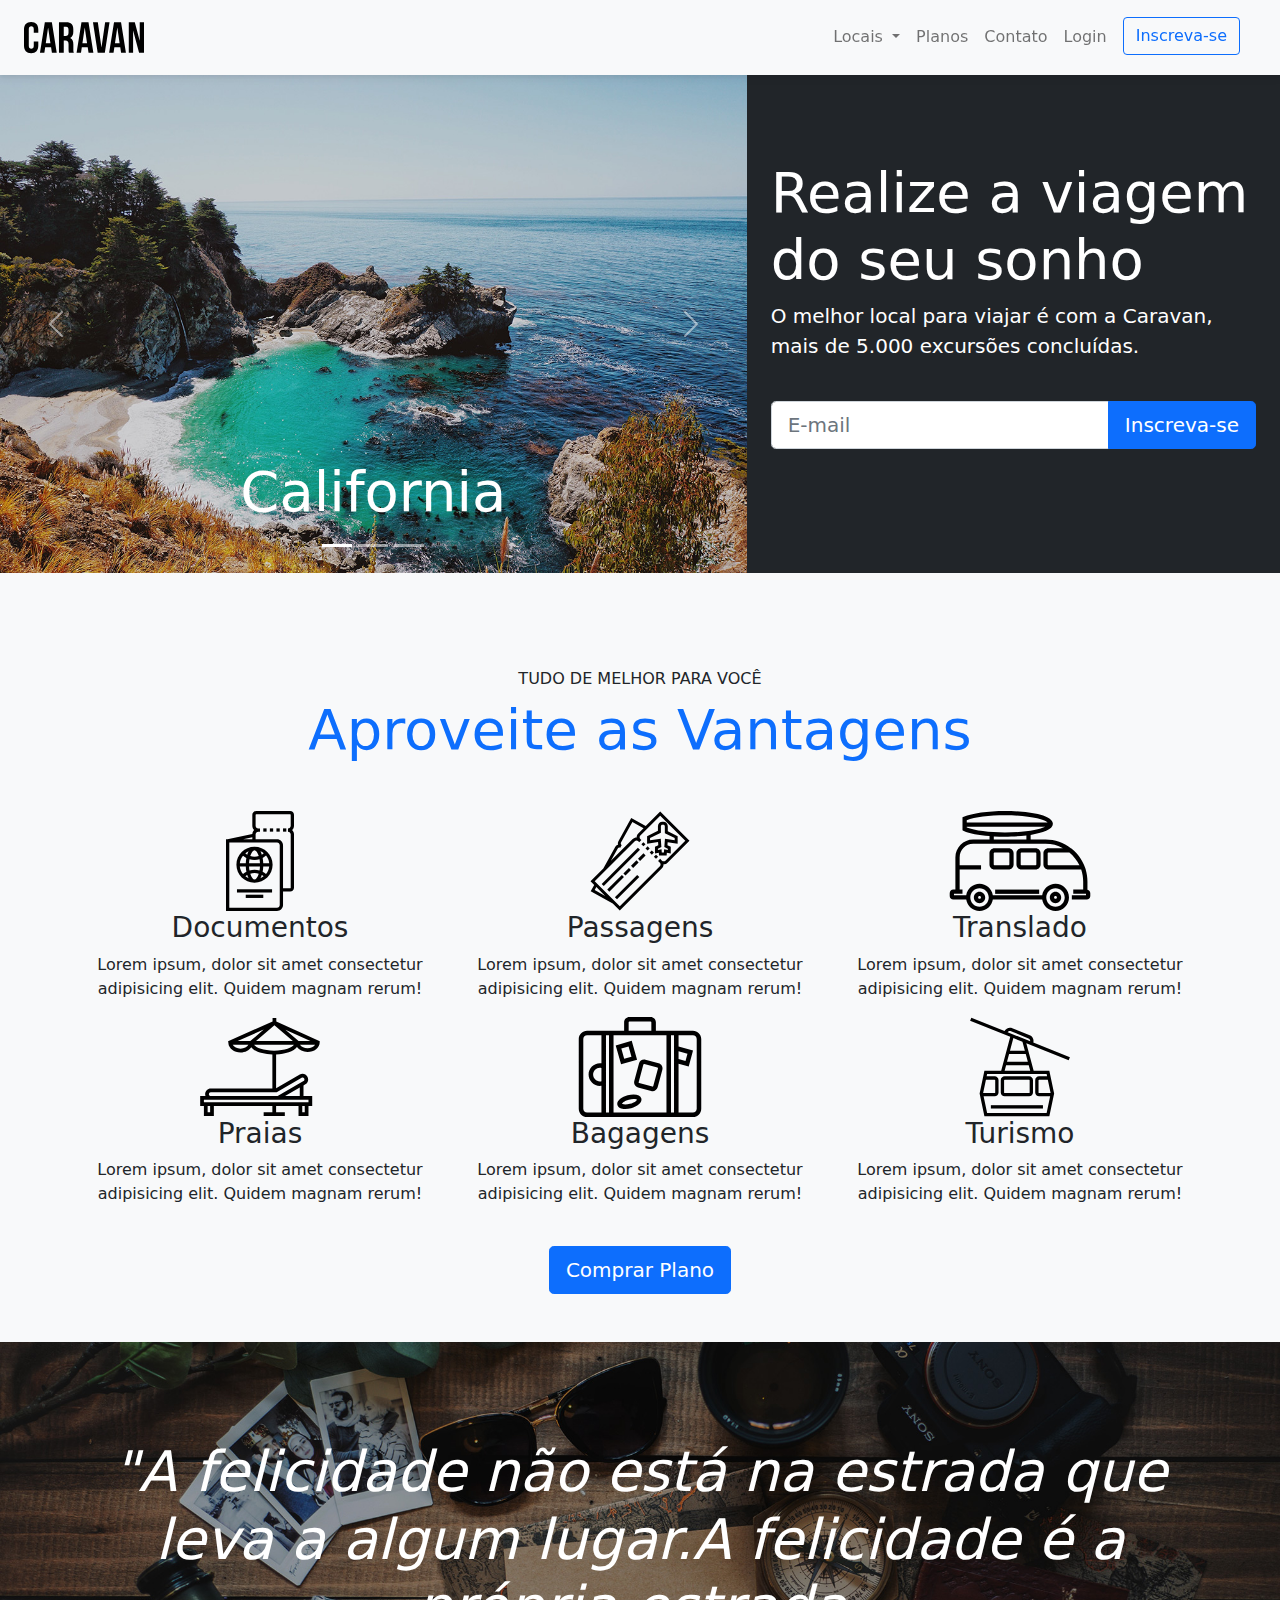
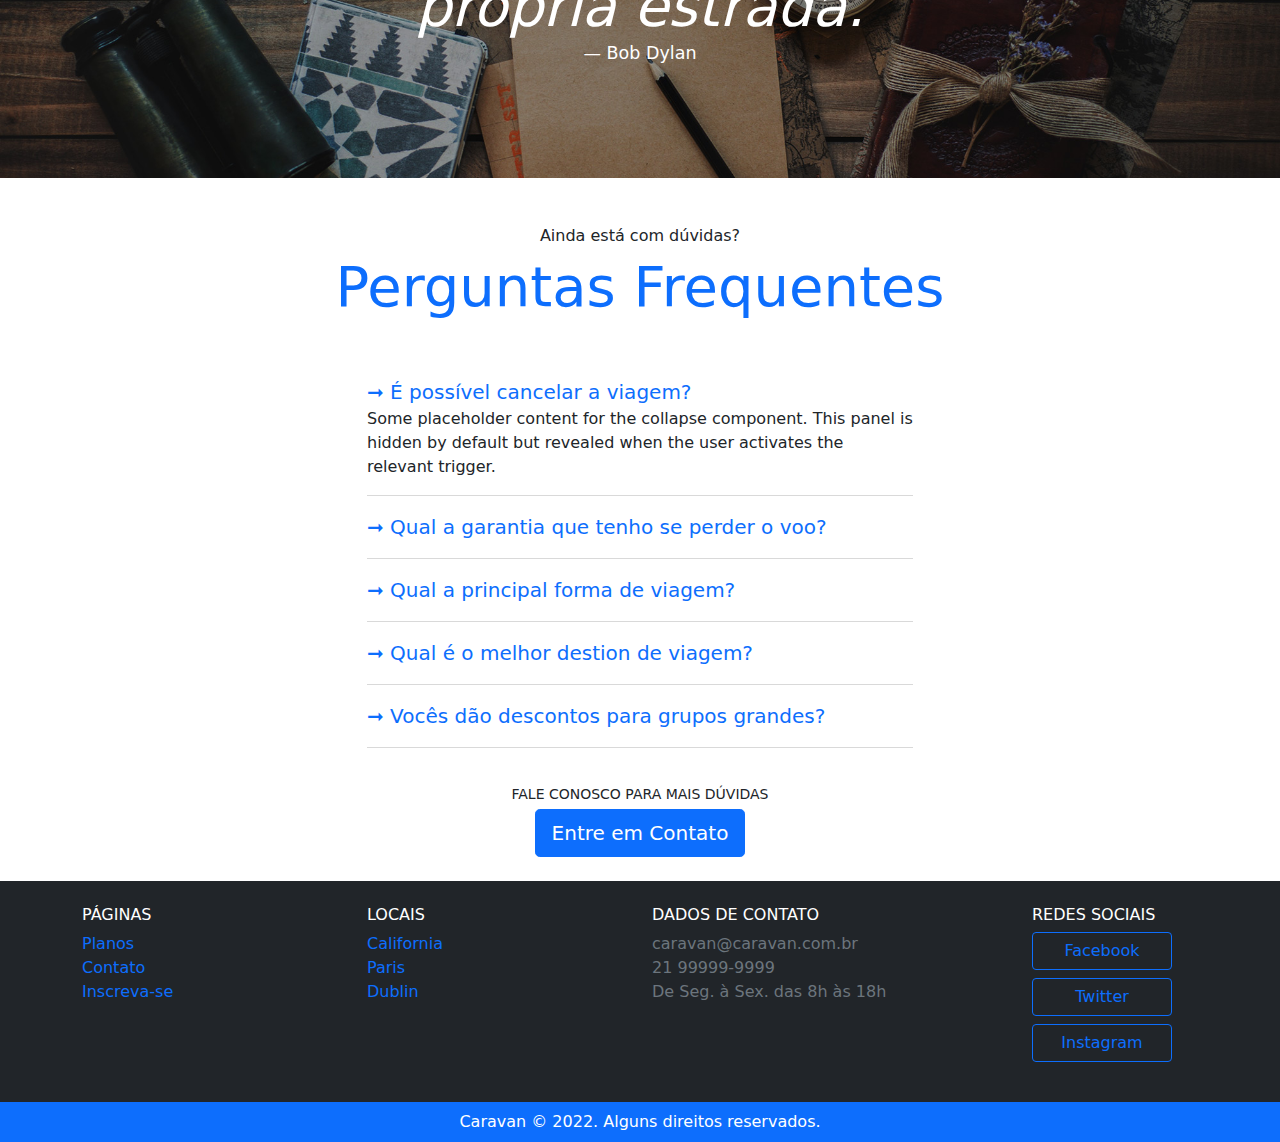
<file: index.html>
<!DOCTYPE html>
<html>
  <head>
    <title>Caravan</title>

    <meta charset="utf-8" />
    <meta
      name="viewport"
      content="width=device-width, initial-scale=1, shrink-to-fit=no"
    />

    <link rel="stylesheet" href="css/bootstrap.css" />
    <link rel="stylesheet" href="css/style.css" />
  </head>
  <body>

    <!-- MODAL -->

<div class="modal fade" id="modalLogin" tabindex="-1" aria-labelledby="modalLoginTitulo" aria-hidden="true">
  <div class="modal-dialog">
    <div class="modal-content">
      <div class="modal-header">
        <h5 class="modal-title" id="modalLoginTitulo">Entre na Sua Conta</h5>
        <button type="button" class="btn-close" data-bs-dismiss="modal" aria-label="Close"></button>
      </div>
      <div class="modal-body">
        <form>
          <div class="mb-3">
            <label for="loginEmail" class="form-label">Email</label>
            <input type="email" class="form-control" id="loginEmail" >
            
          </div>
          <div class="mb-3">
            <label for="loginPassword" class="form-label">Senha</label>
            <input type="password" class="form-control" id="loginPassword">
          </div>
          
          <button type="submit" class="btn btn-primary">Enviar</button>
        </form>
      </div>
    </div>
  </div>
</div>

<!-- fECHA MODAL -->





    <nav
      class="navbar navbar-expand-md navbar-light bg-light py-3 fixed-top box-shadow p-4 "
    >
        <a class="navbar-brand " href="index.html"
          ><img src="img/caravan.svg" alt="Caravan"
        /></a>
        <button
          class="navbar-toggler"
          type="button"
          data-bs-toggle="collapse"
          data-bs-target="#navbarSupportedContent"
          aria-controls="navbarSupportedContent"
          aria-expanded="false"
          aria-label="Toggle navigation"
        >
          <span class="navbar-toggler-icon"></span>
        </button>
        <div class="collapse navbar-collapse justify-content-end" id="navbarSupportedContent">
          <ul class="navbar-nav  me-2">

            <li class="nav-item dropdown">
              <a
                class="nav-link dropdown-toggle"
                href="#"
                id="navbarDropdown"
                role="button"
                data-bs-toggle="dropdown"
                aria-expanded="false"
              >
                Locais
              </a>
              <ul class="dropdown-menu" aria-labelledby="navbarDropdown">
                <li><a class="dropdown-item" href="local.html">Dublin</a></li>
                <li><a class="dropdown-item" href="local.html">California</a></li>
                <li>
                  <a class="dropdown-item" href="local.html">Paris</a>
                </li>
              </ul>
            </li>
            <li class="nav-item">
              <a class="nav-link" href="plano.html">Planos</a>
            </li>
            <li class="nav-item">
              <a class="nav-link" href="contato.html">Contato</a>
            </li>
            <li class="nav-item">
              <a class="nav-link" data-bs-toggle="modal" data-bs-target="#modalLogin" href="#">Login</a>
            </li>

            <li class="nav-item px-md-2 px-0">
              <a class="btn btn-outline-primary ml-md-2 "   href="inscricao.html"
                >Inscreva-se</a
              >
            </li>

          </ul>
        </div>
      </div>
    </nav>
    <section class="container-fluid">
      <div class="row bg-dark text-white">
        <div class="col-lg-7 p-0">
          <div
            id="carouselExampleCaptions"
            class="carousel slide"
            data-bs-ride="carousel"
          >
            <div class="carousel-indicators">
              <button
                type="button"
                data-bs-target="#carouselExampleCaptions"
                data-bs-slide-to="0"
                class="active"
                aria-current="true"
                aria-label="Slide 1"
              ></button>
              <button
                type="button"
                data-bs-target="#carouselExampleCaptions"
                data-bs-slide-to="1"
                aria-label="Slide 2"
              ></button>
              <button
                type="button"
                data-bs-target="#carouselExampleCaptions"
                data-bs-slide-to="2"
                aria-label="Slide 3"
              ></button>
            </div>
            <div class="carousel-inner">
              <div class="carousel-item active">
                <img src="img/california.jpg" class="d-block w-100" alt="..." />
                <div class="carousel-caption d-none d-md-block">
                  <h5 class="display-4">California</h5>
                </div>
              </div>
              <div class="carousel-item">
                <img src="img/dublin.jpg" class="d-block w-100" alt="..." />
                <div class="carousel-caption d-none d-md-block">
                  <h5 class="display-4">Dublin</h5>
                </div>
              </div>
              <div class="carousel-item">
                <img src="img/paris.jpg" class="d-block w-100" alt="..." />
                <div class="carousel-caption d-none d-md-block">
                  <h5 class="display-4">Paris</h5>
                </div>
              </div>
            </div>
            <button
              class="carousel-control-prev"
              type="button"
              data-bs-target="#carouselExampleCaptions"
              data-bs-slide="prev"
            >
              <span
                class="carousel-control-prev-icon"
                aria-hidden="true"
              ></span>
              <span class="visually-hidden">Previous</span>
            </button>
            <button
              class="carousel-control-next"
              type="button"
              data-bs-target="#carouselExampleCaptions"
              data-bs-slide="next"
            >
              <span
                class="carousel-control-next-icon"
                aria-hidden="true"
              ></span>
              <span class="visually-hidden">Next</span>
            </button>
          </div>
        </div>

        <div class="col-lg-5 p-4 align-self-center">
          <h1 class="display-4">Realize a viagem do seu sonho</h1>
          <p class="lead">
            O melhor local para viajar é com a Caravan, mais de 5.000 excursões
            concluídas.
          </p>
          <form action="" class="py-4 form-ajust">

            <div class="input-group mb-3 input-group-lg ">
              <input type="text" class="form-control" placeholder="E-mail" aria-label="Recipient's username" aria-describedby="button-addon2">
              <button class="btn btn-primary" type="button" id="button-addon2 ">Inscreva-se</button>
            </div>
          </form>
        </div>
      </div>
    </section>

    <section class="py-5 bg-light text-center">
      <div class="container">

        <div class="my-5">
          <span class="h6 d-block">TUDO DE MELHOR PARA VOCÊ</span>
          <h2 class="display-4 text-primary">Aproveite as Vantagens</h2>
        </div>

        <div class="row">
          <div class="col-xl-4  col-md-6">
            <div class="height-icon d-flex justify-content-center">
              <img src="img/icones/passaporte.svg" alt="passaporte" />
            </div>
            <h3>Documentos</h3>
            <p>
              Lorem ipsum, dolor sit amet consectetur adipisicing elit. Quidem
              magnam rerum!
            </p>
          </div>

          <div class="col-xl-4  col-md-6">
            <div class="height-icon d-flex justify-content-center">
              <img src="img/icones/passagens.svg" alt="passagens" />
            </div>
            <h3>Passagens</h3>
            <p>
              Lorem ipsum, dolor sit amet consectetur adipisicing elit. Quidem
              magnam rerum!
            </p>
          </div>

          <div class="col-xl-4  col-md-6">
            <div class=" height-icon d-flex justify-content-center">
              <img src="img/icones/translado.svg" alt="translado" />
            </div>
            <h3>Translado</h3>
            <p>
              Lorem ipsum, dolor sit amet consectetur adipisicing elit. Quidem
              magnam rerum!
            </p>
          </div>


          <div class="col-xl-4  col-md-6">
            <div class="height-icon d-flex justify-content-center">
              <img src="img/icones/praias.svg" alt="praias" />
            </div>
            <h3>Praias</h3>
            <p>
              Lorem ipsum, dolor sit amet consectetur adipisicing elit. Quidem
              magnam rerum!
            </p>
          </div>

          <div class="col-xl-4  col-md-6">
            <div class="height-icon d-flex justify-content-center">
              <img src="img/icones/bagagens.svg" alt="bagagens" />
            </div>
            <h3>Bagagens</h3>
            <p>
              Lorem ipsum, dolor sit amet consectetur adipisicing elit. Quidem
              magnam rerum!
            </p>
          </div>

          <div class="col-xl-4  col-md-6">
            <div class=" height-icon d-flex justify-content-center">
              <img src="img/icones/turismo.svg" alt="turismo" />
            </div>
            <h3>Turismo</h3>
            <p>
              Lorem ipsum, dolor sit amet consectetur adipisicing elit. Quidem
              magnam rerum!
            </p>
          </div>
        </div>
        
         <a href="planos.html" class="btn btn-primary btn-lg mt-4">Comprar Plano</a>
        
      </div>
    </section>

    <section id="home-quote" class="p-md-5">
      <blockquote class="blockquote text-center text-white p-md-5 p-3">
        <p class="display-4"><em>"A felicidade não está na estrada que leva a algum lugar.A felicidade é a própria estrada.</em></p>
        <footer class="blockquote-footer text-white">Bob Dylan</footer>
      </blockquote>
    </section>

    <section class="container">

      <div class="my-5 text-center">
        <span class="h6 d-block">Ainda está com dúvidas?</span>
        <h2 class="display-4 text-primary">Perguntas Frequentes</h2>
      </div>


      <div class="row justify-content-center">
        <div class="col-md-6 " id='perguntasFrequentes' data-children= ".pergunta">

          <div class=" py-2">
            <a class="a-unlined lead " data-bs-toggle="collapse" href="#pergunta1" role="button" aria-expanded="false" aria-controls="collapseExample">
              ➞ É possível cancelar a viagem?
            </a>
            <div class="collapse show" id="pergunta1">
              <div>
                Some placeholder content for the collapse component. This panel is hidden by default but revealed when the user activates the relevant trigger.
              </div>
            </div>
        </div>
        <div class="dropdown-divider"></div>

          <div class=" py-2">
            <a class="a-unlined lead " data-bs-toggle="collapse" href="#pergunta2" role="button" aria-expanded="false" aria-controls="collapseExample">
              ➞ Qual a garantia que tenho se perder o voo?
            </a>
            <div class="collapse" id="pergunta2">
              <div >
                Some placeholder content for the collapse component. This panel is hidden by default but revealed when the user activates the relevant trigger.
              </div>
            </div>
         </div>
         <div class="dropdown-divider"></div>



          <div class=" py-2">
              <a class="a-unlined lead " data-bs-toggle="collapse" href="#pergunta3" role="button" aria-expanded="false" aria-controls="collapseExample">
                ➞ Qual a principal forma de viagem?
              </a>
              <div class="collapse" id="pergunta3">
                <div >
                  Some placeholder content for the collapse component. This panel is hidden by default but revealed when the user activates the relevant trigger.
                </div>
              </div>
            </div>
            <div class="dropdown-divider"></div>


          <div class=" py-2">
              <a class="a-unlined lead " data-bs-toggle="collapse" href="#pergunta4" role="button" aria-expanded="false" aria-controls="collapseExample">
                ➞ Qual é o melhor destion de viagem?
              </a>
              <div class="collapse py-2" id="pergunta4">
                <div >
                  Some placeholder content for the collapse component. This panel is hidden by default but revealed when the user activates the relevant trigger.
                </div>
              </div>
            </div>
            <div class="dropdown-divider"></div>
      
            <div class=" py-2">
              <a class="a-unlined lead " data-bs-toggle="collapse" href="#pergunta5" role="button" aria-expanded="false" aria-controls="collapseExample">
                ➞ Vocês dão descontos para grupos grandes?
              </a>
              <div class="collapse" id="pergunta5">
                <div>
                  Some placeholder content for the collapse component. This panel is hidden by default but revealed when the user activates the relevant trigger.
                </div>
              </div>
            </div>
          <div class="dropdown-divider"></div>
      </div>

      <div class="text-center my-4">
        <p class="small m-1">FALE CONOSCO PARA MAIS DÚVIDAS</p>
        <a  class="btn btn-primary btn-lg "href="contato.html">Entre em Contato</a>

      </div>
    </section>

    <footer class="bg-dark">
      <div class="container py-4">
        <div class="row">
          <div class="col-md-3 col-6">
            <h4 class="h6 text-white">PÁGINAS</h4>
            <ul class="list-unstyled">
              <li><a class= "a-unlined"href="planos.html">Planos</a></li>
              <li><a class= "a-unlined"href="contato.html">Contato</a></li>
              <li><a class= "a-unlined"href="inscricao.html">Inscreva-se</a></li>
            </ul>
          </div>
          <div class="col-md-3 col-6">
            <h4 class="h6 text-white">LOCAIS</h4>
            <ul class="list-unstyled">
              <li><a class= "a-unlined"href="local.html">California</a></li>
              <li><a class= "a-unlined"href="local.html">Paris</a></li>
              <li><a class= "a-unlined"href="local.html">Dublin</a></li>
            </ul>          
          </div>

          <div class="col-md-4 col-6">
            <h4 class="h6 text-white">DADOS DE CONTATO</h4>
            <ul class="list-unstyled text-secondary">
              <li>caravan@caravan.com.br</li>
              <li> 21 99999-9999</li>
              <li>De Seg. à Sex. das 8h às 18h</li>
            </ul>
          </div>


          <div class="col-md-2 col-6"> 
            <h4 class="h6 text-white">REDES SOCIAIS</h4>
            <ul class="list-unstyled">
              <li><a class=" btn btn-outline-primary mb-2 button-max-width d-block" href="">Facebook</a></li>
              <li><a class=" btn btn-outline-primary mb-2 button-max-width d-block" href="">Twitter</a></li>
              <li><a class=" btn btn-outline-primary mb-2 button-max-width d-block" href="">Instagram</a></li>

            </ul>
             </div>
        </div>
      </div>
    </footer>
    <div class="bg-primary text-center text-white py-2">
      <p class="mb-0">Caravan © 2022. Alguns direitos reservados. </p>

    </div>










    <script type="text/javascript" src="js/jquery-3.2.1.slim.min.js"></script>
    <script type="text/javascript" src="js/popper.min.js"></script>
    <script type="text/javascript" src="js/bootstrap.js"></script>
    <script type="text/javascript" src="js/app.js"></script>
  </body>
</html>
</file>
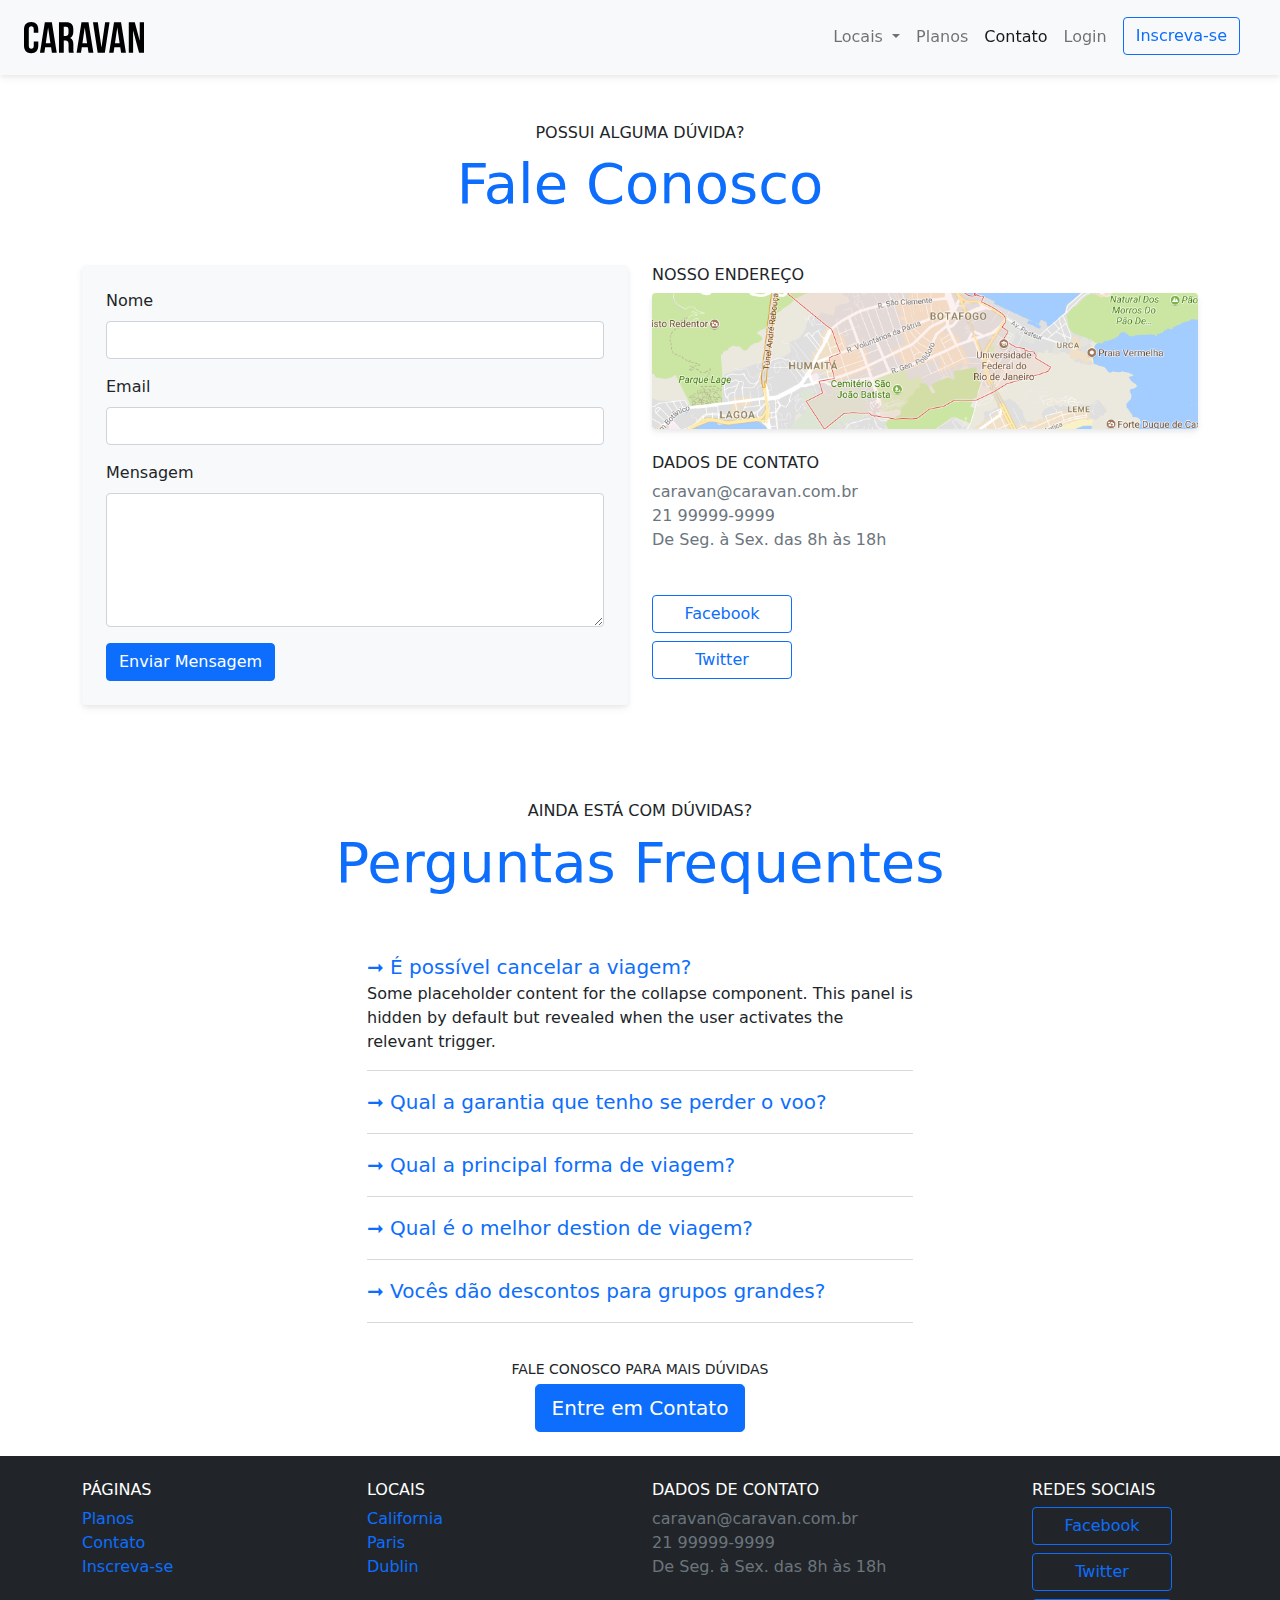
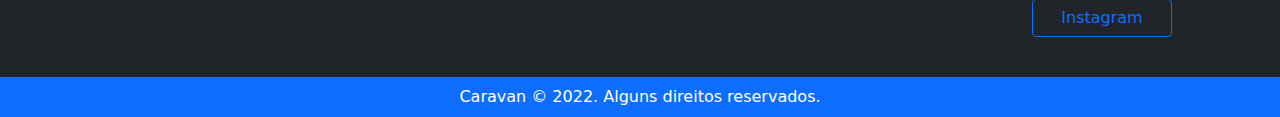
<file: contato.html>
<!DOCTYPE html>
<html>
  <head>
    <title>Caravan-Contato</title>

    <meta charset="utf-8" />
    <meta
      name="viewport"
      content="width=device-width, initial-scale=1, shrink-to-fit=no"
    />

    <link rel="stylesheet" href="css/bootstrap.css" />
    <link rel="stylesheet" href="css/style.css" />
  </head>
  <body>

    <!-- MODAL -->

<div class="modal fade" id="modalLogin" tabindex="-1" aria-labelledby="modalLoginTitulo" aria-hidden="true">
  <div class="modal-dialog">
    <div class="modal-content">
      <div class="modal-header">
        <h5 class="modal-title" id="modalLoginTitulo">Entre na Sua Conta</h5>
        <button type="button" class="btn-close" data-bs-dismiss="modal" aria-label="Close"></button>
      </div>
      <div class="modal-body">
        <form>
          <div class="mb-3">
            <label for="loginEmail" class="form-label">Email</label>
            <input type="email" class="form-control" id="loginEmail" >
            
          </div>
          <div class="mb-3">
            <label for="loginPassword" class="form-label">Senha</label>
            <input type="password" class="form-control" id="loginPassword">
          </div>
          
          <button type="submit" class="btn btn-primary">Enviar</button>
        </form>
      </div>
    </div>
  </div>
</div>

<!-- fECHA MODAL -->

    <nav
      class="navbar navbar-expand-md navbar-light bg-light py-3 fixed-top box-shadow p-4 "
    >
        <a class="navbar-brand " href="index.html"
          ><img src="img/caravan.svg" alt="Caravan"
        /></a>
        <button
          class="navbar-toggler"
          type="button"
          data-bs-toggle="collapse"
          data-bs-target="#navbarSupportedContent"
          aria-controls="navbarSupportedContent"
          aria-expanded="false"
          aria-label="Toggle navigation"
        >
          <span class="navbar-toggler-icon"></span>
        </button>
        <div class="collapse navbar-collapse justify-content-end" id="navbarSupportedContent">
          <ul class="navbar-nav  me-2">

            <li class="nav-item dropdown">
              <a
                class="nav-link dropdown-toggle"
                href="#"
                id="navbarDropdown"
                role="button"
                data-bs-toggle="dropdown"
                aria-expanded="false"
              >
                Locais
              </a>
              <ul class="dropdown-menu" aria-labelledby="navbarDropdown">
                <li><a class="dropdown-item" href="local.html">Dublin</a></li>
                <li><a class="dropdown-item" href="local.html">California</a></li>
                <li>
                  <a class="dropdown-item" href="local.html">Paris</a>
                </li>
              </ul>
            </li>
            <li class="nav-item">
              <a class="nav-link" href="plano.html">Planos</a>
            </li>
            <li class="nav-item">
              <a class="nav-link active" href="contato.html">Contato</a>
            </li>
            <li class="nav-item">
              <a class="nav-link" data-bs-toggle="modal" data-bs-target="#modalLogin" href="#">Login</a>
            </li>

            <li class="nav-item px-md-2 px-0">
              <a class="btn btn-outline-primary ml-md-2 "   href="inscricao.html"
                >Inscreva-se</a
              >
            </li>

          </ul>
        </div>
      </div>
    </nav>
    <section class="container">
      <div class="my-5 text-center">
        <span class="h6 d-block">POSSUI ALGUMA DÚVIDA?</span>
        <h1 class="display-4 text-primary">Fale Conosco</h1>
      </div>
      <div class="row">
        
        <div class="col-lg">

          <form class="rounded p-4 box-shadow bg-light mb-5">
            
            <div class="mb-3">
              <label for="nomeCliente" class="form-label">Nome</label>
              <input type="type" class="form-control" id="nomeCliente">
            </div>
            <div class="mb-3">
              <label for="emailCliente" class="form-label">Email</label>
              <input type="email" class="form-control" id="emailCliente">
            </div>

            <div class="mb-3">
              <label for="mensagemCliente" class="form-label">Mensagem</label>
              <textarea class="form-control" name="mensagemCliente" id="mensagemCliente" rows="5"></textarea>
            </div>
            
            <button type="submit" class="btn btn-primary  btn-block">Enviar Mensagem</button>
          </form>

        </div>

        <div class="col-lg ">
          <h2 class="h6"> NOSSO ENDEREÇO </h2>
          <a href="">
            <img class= "img-fluid box-shadow rounded mb-4" src="img/mapa.png" alt="endereço da empresa">
          </a>
          
            <h2 class="h6">DADOS DE CONTATO</h2>
            <ul class="list-unstyled text-secondary">
              <li>caravan@caravan.com.br</li>
              <li> 21 99999-9999</li>
              <li>De Seg. à Sex. das 8h às 18h</li>
            </ul>
        
            <h2 class="h6 text-white">REDES SOCIAIS</h2>
            <ul class="list-unstyled button-max-width">
              <li><a class=" btn btn-outline-primary mb-2  d-block" href="">Facebook</a></li>
              <li><a class=" btn btn-outline-primary mb-2 d-block" href="">Twitter</a></li>
           

            </ul>
    
        </div>
      </div>

    </section>
    
    <section class="container">

      <div class="my-5 text-center">
        <span class="h6 d-block">AINDA ESTÁ COM DÚVIDAS?</span>
        <h2 class="display-4 text-primary">Perguntas Frequentes</h2>
      </div>


      <div class="row justify-content-center">
        <div class="col-md-6 " id='perguntasFrequentes' data-children= ".pergunta">

          <div class=" py-2">
            <a class="a-unlined lead " data-bs-toggle="collapse" href="#pergunta1" role="button" aria-expanded="false" aria-controls="collapseExample">
              ➞ É possível cancelar a viagem?
            </a>
            <div class="collapse show" id="pergunta1">
              <div>
                Some placeholder content for the collapse component. This panel is hidden by default but revealed when the user activates the relevant trigger.
              </div>
            </div>
        </div>
        <div class="dropdown-divider"></div>

          <div class=" py-2">
            <a class="a-unlined lead " data-bs-toggle="collapse" href="#pergunta2" role="button" aria-expanded="false" aria-controls="collapseExample">
              ➞ Qual a garantia que tenho se perder o voo?
            </a>
            <div class="collapse" id="pergunta2">
              <div >
                Some placeholder content for the collapse component. This panel is hidden by default but revealed when the user activates the relevant trigger.
              </div>
            </div>
         </div>
         <div class="dropdown-divider"></div>



          <div class=" py-2">
              <a class="a-unlined lead " data-bs-toggle="collapse" href="#pergunta3" role="button" aria-expanded="false" aria-controls="collapseExample">
                ➞ Qual a principal forma de viagem?
              </a>
              <div class="collapse" id="pergunta3">
                <div >
                  Some placeholder content for the collapse component. This panel is hidden by default but revealed when the user activates the relevant trigger.
                </div>
              </div>
            </div>
            <div class="dropdown-divider"></div>


          <div class=" py-2">
              <a class="a-unlined lead " data-bs-toggle="collapse" href="#pergunta4" role="button" aria-expanded="false" aria-controls="collapseExample">
                ➞ Qual é o melhor destion de viagem?
              </a>
              <div class="collapse py-2" id="pergunta4">
                <div >
                  Some placeholder content for the collapse component. This panel is hidden by default but revealed when the user activates the relevant trigger.
                </div>
              </div>
            </div>
            <div class="dropdown-divider"></div>
      
            <div class=" py-2">
              <a class="a-unlined lead " data-bs-toggle="collapse" href="#pergunta5" role="button" aria-expanded="false" aria-controls="collapseExample">
                ➞ Vocês dão descontos para grupos grandes?
              </a>
              <div class="collapse" id="pergunta5">
                <div>
                  Some placeholder content for the collapse component. This panel is hidden by default but revealed when the user activates the relevant trigger.
                </div>
              </div>
            </div>
          <div class="dropdown-divider"></div>
      </div>

      <div class="text-center my-4">
        <p class="small m-1">FALE CONOSCO PARA MAIS DÚVIDAS</p>
        <a  class="btn btn-primary btn-lg "href="contato.html">Entre em Contato</a>

      </div>
    </section>

    <footer class="bg-dark">
      <div class="container py-4">
        <div class="row">
          <div class="col-md-3 col-6">
            <h4 class="h6 text-white">PÁGINAS</h4>
            <ul class="list-unstyled">
              <li><a class= "a-unlined"href="planos.html">Planos</a></li>
              <li><a class= "a-unlined"href="contato.html">Contato</a></li>
              <li><a class= "a-unlined"href="inscricao.html">Inscreva-se</a></li>
            </ul>
          </div>
          <div class="col-md-3 col-6">
            <h4 class="h6 text-white">LOCAIS</h4>
            <ul class="list-unstyled">
              <li><a class= "a-unlined"href="local.html">California</a></li>
              <li><a class= "a-unlined"href="local.html">Paris</a></li>
              <li><a class= "a-unlined"href="local.html">Dublin</a></li>
            </ul>          
          </div>

          <div class="col-md-4 col-6">
            <h4 class="h6 text-white">DADOS DE CONTATO</h4>
            <ul class="list-unstyled text-secondary">
              <li>caravan@caravan.com.br</li>
              <li> 21 99999-9999</li>
              <li>De Seg. à Sex. das 8h às 18h</li>
            </ul>
          </div>


          <div class="col-md-2 col-6"> 
            <h4 class="h6 text-white">REDES SOCIAIS</h4>
            <ul class="list-unstyled">
              <li><a class=" btn btn-outline-primary mb-2 button-max-width d-block" href="">Facebook</a></li>
              <li><a class=" btn btn-outline-primary mb-2 button-max-width d-block" href="">Twitter</a></li>
              <li><a class=" btn btn-outline-primary mb-2 button-max-width d-block" href="">Instagram</a></li>

            </ul>
          </div>
        </div>
      </div>
    </footer>
    <div class="bg-primary text-center text-white py-2">
      <p class="mb-0">Caravan © 2022. Alguns direitos reservados. </p>

    </div>
    <script type="text/javascript" src="js/jquery-3.2.1.slim.min.js"></script>
    <script type="text/javascript" src="js/popper.min.js"></script>
    <script type="text/javascript" src="js/bootstrap.js"></script>
    <script type="text/javascript" src="js/app.js"></script>
  </body>
</html>
</file>
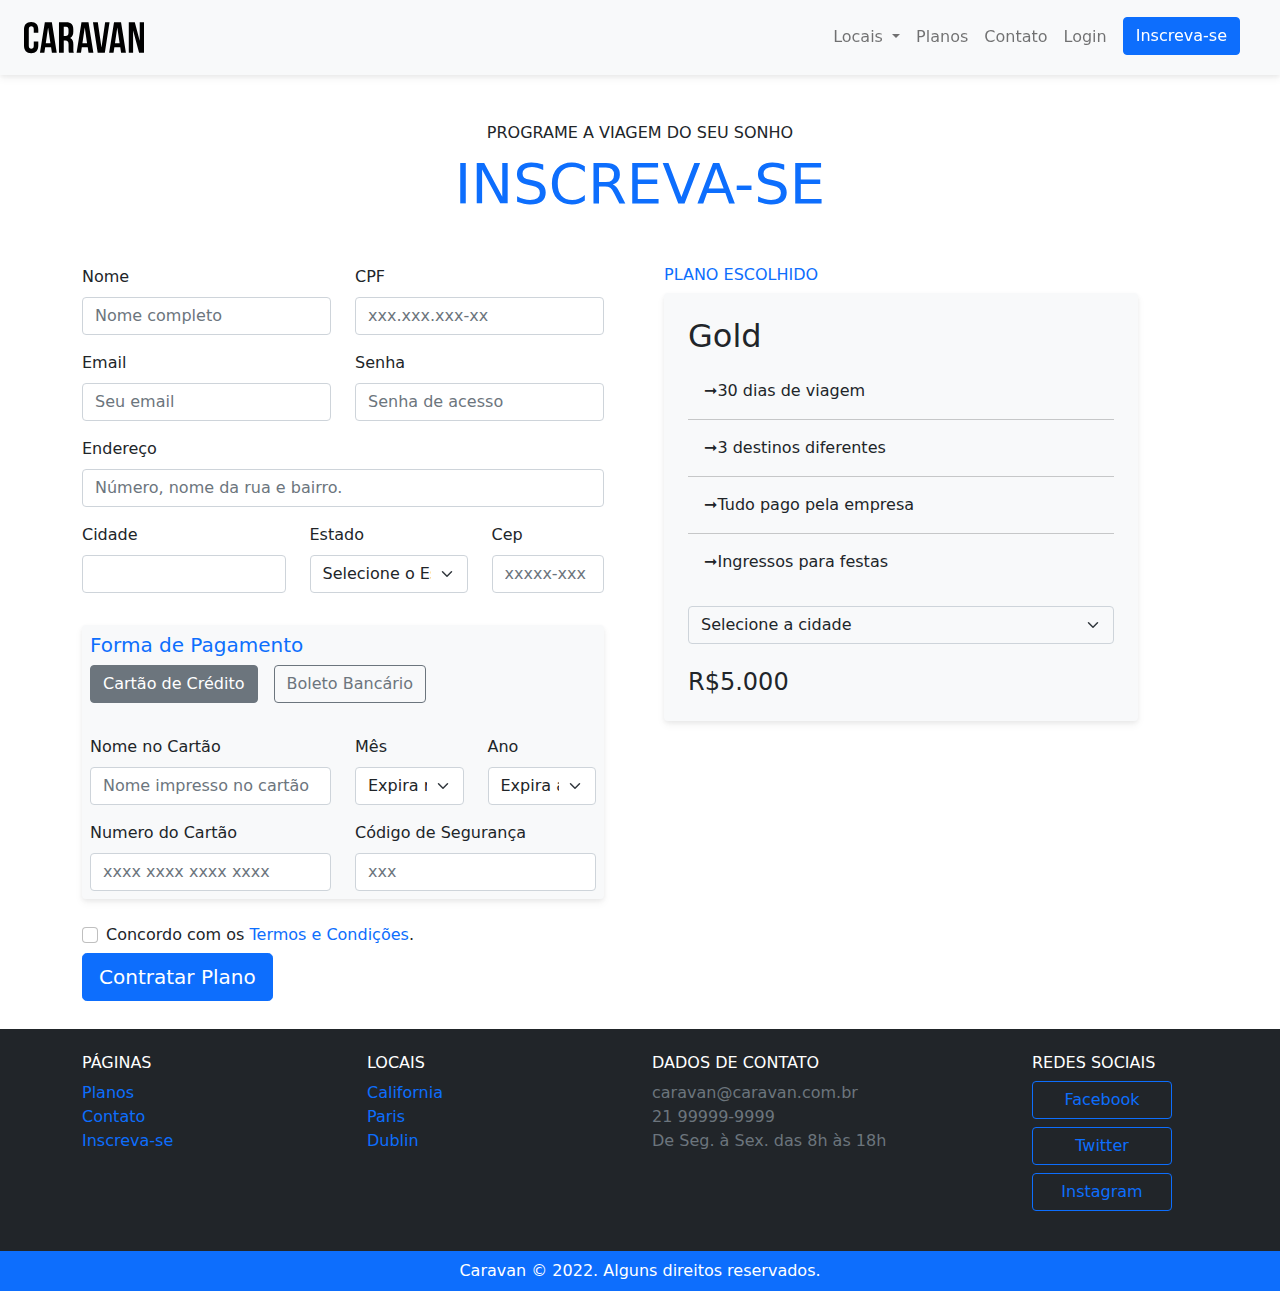
<file: inscricao.html>
<!DOCTYPE html>
<html>
  <head>
    <title>Caravan-Inscrição</title>

    <meta charset="utf-8" />
    <meta
      name="viewport"
      content="width=device-width, initial-scale=1, shrink-to-fit=no"
    />

    <link rel="stylesheet" href="css/bootstrap.css" />
    <link rel="stylesheet" href="css/style.css" />
  </head>
  <body>

    <!-- MODAL -->

<div class="modal fade" id="modalLogin" tabindex="-1" aria-labelledby="modalLoginTitulo" aria-hidden="true">
  <div class="modal-dialog">
    <div class="modal-content">
      <div class="modal-header">
        <h5 class="modal-title" id="modalLoginTitulo">Entre na Sua Conta</h5>
        <button type="button" class="btn-close" data-bs-dismiss="modal" aria-label="Close"></button>
      </div>
      <div class="modal-body">
        <form>
          <div class="mb-3">
            <label for="loginEmail" class="form-label">Email</label>
            <input type="email" class="form-control" id="loginEmail" >
            
          </div>
          <div class="mb-3">
            <label for="loginPassword" class="form-label">Senha</label>
            <input type="password" class="form-control" id="loginPassword">
          </div>
          
          <button type="submit" class="btn btn-primary">Enviar</button>
        </form>
      </div>
    </div>
  </div>
</div>

<!-- fECHA MODAL -->

    <nav
      class="navbar navbar-expand-md navbar-light bg-light py-3 fixed-top box-shadow p-4 "
    >
        <a class="navbar-brand " href="index.html"
          ><img src="img/caravan.svg" alt="Caravan"
        /></a>
        <button
          class="navbar-toggler"
          type="button"
          data-bs-toggle="collapse"
          data-bs-target="#navbarSupportedContent"
          aria-controls="navbarSupportedContent"
          aria-expanded="false"
          aria-label="Toggle navigation"
        >
          <span class="navbar-toggler-icon"></span>
        </button>
        <div class="collapse navbar-collapse justify-content-end" id="navbarSupportedContent">
          <ul class="navbar-nav  me-2">

            <li class="nav-item dropdown">
              <a
                class="nav-link dropdown-toggle"
                href="#"
                id="navbarDropdown"
                role="button"
                data-bs-toggle="dropdown"
                aria-expanded="false"
              >
                Locais
              </a>
              <ul class="dropdown-menu" aria-labelledby="navbarDropdown">
                <li><a class="dropdown-item" href="local.html">Dublin</a></li>
                <li><a class="dropdown-item" href="local.html">California</a></li>
                <li>
                  <a class="dropdown-item" href="local.html">Paris</a>
                </li>
              </ul>
            </li>
            <li class="nav-item">
              <a class="nav-link" href="plano.html">Planos</a>
            </li>
            <li class="nav-item">
              <a class="nav-link" href="contato.html">Contato</a>
            </li>
            <li class="nav-item">
              <a class="nav-link" data-bs-toggle="modal" data-bs-target="#modalLogin" href="#">Login</a>
            </li>

            <li class="nav-item px-md-2 px-0">
              <a class="btn btn-outline-primary ml-md-2 active"   href="inscricao.html"
                >Inscreva-se</a
              >
            </li>

          </ul>
        </div>
      </div>
    </nav>

    <section class="container">
      <div class="my-5 text-center">
        <span class="h6 d-block">PROGRAME A VIAGEM DO SEU SONHO</span>
        <h1 class="display-4 text-primary">INSCREVA-SE</h1>
      </div>

     <div class="row ">
        <form class="row  col-6 ">
          <div class="col-md-6 mb-2">
            <label for="nomeClienteInscricao" class="form-label">Nome</label>
            <input type="email" class="form-control" id="nomeClienteInscricao" placeholder="Nome completo">
          </div>

          <div class="col-md-6 mb-2">
            <label for="cpfCliente" class="form-label">CPF</label>
            <input type="text" class="form-control" id="cpfCliente" placeholder="xxx.xxx.xxx-xx">
          </div>

          <div class="col-md-6 mt-2">
            <label for="emailClienteInscricao" class="form-label">Email</label>
            <input type="email" class="form-control" id="emailClienteInscricao" placeholder="Seu email">
          </div>

          <div class="col-md-6 my-2">
            <label for="senhaClienteInscricao" class="form-label">Senha</label>
            <input type="password" class="form-control" id="senhaClienteInscricao" placeholder="Senha de acesso">
          </div>


          <div class="col-12 my-2">
            <label for="clienteEnderecoInscricao" class="form-label">Endereço</label>
            <input type="text" class="form-control" id="clienteEnderecoInscricao" placeholder="Número, nome da rua e bairro.">
          </div>
         
          <div class="col-md-5 my-2">
            <label for="clienteCidadeInscricao" class="form-label">Cidade</label>
            <input type="text" class="form-control" id="clienteCidadeInscricao">
          </div>

          <div class="col-md-4 my-2">
            <label for="clienteEstadoInscricao" class="form-label">Estado</label>
            <select id="clienteEstadoInscricao" class="form-select">
              <option selected>Selecione o Estado</option>
              <option>Rio de Janeiro</option>
              <option>São Paulo</option>
              <option>Paraná</option>
              <option>Ceará</option>
              <option>Manaus</option>
            </select>
          </div>
          <div class="col-md-3 my-2">
            <label for="clienteCepInscricao" class="form-label">Cep</label>
            <input type="text" class="form-control" id="clienteCepInscricao" placeholder="xxxxx-xxx">
          </div>



            <div class=" container ">
              <div class="bg-light  box-shadow mt-4 rounded p-2">

             
              <h2 class="h5  text-primary">Forma de Pagamento</h2>
              <ul class="nav nav-pills mb-3" id="pills-tab" role="tablist">
                <li class="nav-item" role="presentation">
                  <button class="btn btn-outline-secondary active" id="pills-home-tab" data-bs-toggle="pill" data-bs-target="#pills-home" type="button" role="tab" aria-controls="pills-home" aria-selected="true">Cartão de Crédito</button>
                </li>
                <li class="nav-item px-lg-3" role="presentation">
                  <button class="btn btn-outline-secondary" id="pills-profile-tab" data-bs-toggle="pill" data-bs-target="#pills-profile" type="button" role="tab" aria-controls="pills-profile" aria-selected="false">Boleto Bancário</button>
                </li>
               
              </ul>
              <div class="tab-content" id="pills-tabContent">
                <div class="tab-pane fade show active" id="pills-home" role="tabpanel" aria-labelledby="pills-home-tab">


                  <div class="row">
                    <div class="col-lg-6 mt-3 mt-lg-3">
                      <label for="clienteNomeCartao" class="form-label">Nome no Cartão</label>
                      <input type="text" class="form-control" id="clienteNomeCartao" placeholder="Nome impresso no cartão">
                    </div>
                    
          
                    <div class="col-lg-3 mt-3 mt-lg-3">
                      <label for="clienteMesCartao" class="form-label">Mês</label>
                      <select id="clienteMesCartao" class="form-select">
                        <option selected>Expira mês</option>
                        <option>01</option>
                        <option>02</option>
                        <option>03</option>
                        <option>04</option>
                        <option>05</option>
                        <option>06</option>
                        <option>07</option>
                        <option>08</option>
                        <option>09</option>
                        <option>10</option>
                        <option>11</option>
                        <option>12</option>
                      </select>
                    </div>
                    
                    <div class="col-lg-3 mt-3 mt-lg-3">
                      <label for="clienteAnoCartao" class="form-label">Ano</label>
                      <select id="clienteAnoCartao" class="form-select">
                        <option selected>Expira ano</option>
                        <option>2022</option>
                        <option>2023</option>
                        <option>2024</option>
                        <option>2025</option>
                        <option>2026</option>
                        <option>2027</option>
                        <option>2028</option>
                        <option>2029</option>
                        <option>2030</option>
                        <option>2031</option>
                        <option>2032</option>
                        <option>2032</option>
                      </select>
                    </div>

                    <div class="col-lg-6 mt-3 mt-lg-3">
                      <label for="clienteNumeroCartao" class="form-label">Numero do Cartão</label>
                      <input type="text" class="form-control" id="clienteNumeroCartao" placeholder="xxxx xxxx xxxx xxxx">
                    </div>
                    <div class="col-lg-6 mt-3 mt-lg-3">
                      <label for="clienteCidadeInscricao" class="form-label">Código de Segurança</label>
                      <input type="text" class="form-control" id="clienteCidadeInscricao" placeholder="xxx">
                    </div>
                    




                </div>
                </div>
                <div class="tab-pane fade" id="pills-profile" role="tabpanel" aria-labelledby="pills-profile-tab">
                  <span class= "lead">Clique em contratar plano que enviaremos um boleto para o seu e-mail.</span>
                </div>
              </div>
            </div>
            </div>


          <div class="col-12 my-4">
            <div class="form-check">
              <input class="form-check-input" type="checkbox" id="gridCheck">
              <label class="form-check-label" for="gridCheck">
                Concordo com os <a class="text-primary a-unlined" href="">Termos e Condições</a>.
              </label>
            </div>
            <button type="submit" class="btn btn-primary btn-lg my-1">Contratar Plano</button>
          </div>
        
        </form>
         

          <div class="col-md-6 px-5">
            <h3 class="h6 text-primary">PLANO ESCOLHIDO</h3>
            <div class="bg-light rounded p-4 box-shadow">
              <h2>Gold</h2>
              <ul class="lista-plano list-unstyled">
                <li>➞30 dias de viagem</li>
                <li>➞3 destinos diferentes</li>
                <li>➞Tudo pago pela empresa</li>
                <li>➞Ingressos para festas</li>
              </ul>

              <form action="">
                <select class="form-select bg-light mb-4" id="inputCidades">
                  <option selected>Selecione a cidade</option>
                  <option value="1">Dublin</option>
                  <option value="2">California</option>
                  <option value="3">Paris</option>
                </select>
              </form>
              <div class="col">
                <span class="h4">R$5.000 </span>
              </div>
            </div>
     
     </div>
    </section>



    <footer class="bg-dark">
      <div class="container py-4">
        <div class="row">
          <div class="col-md-3 col-6">
            <h4 class="h6 text-white">PÁGINAS</h4>
            <ul class="list-unstyled">
              <li><a class= "a-unlined"href="planos.html">Planos</a></li>
              <li><a class= "a-unlined"href="contato.html">Contato</a></li>
              <li><a class= "a-unlined"href="inscricao.html">Inscreva-se</a></li>
            </ul>
          </div>
          <div class="col-md-3 col-6">
            <h4 class="h6 text-white">LOCAIS</h4>
            <ul class="list-unstyled">
              <li><a class= "a-unlined"href="local.html">California</a></li>
              <li><a class= "a-unlined"href="local.html">Paris</a></li>
              <li><a class= "a-unlined"href="local.html">Dublin</a></li>
            </ul>          
          </div>

          <div class="col-md-4 col-6">
            <h4 class="h6 text-white">DADOS DE CONTATO</h4>
            <ul class="list-unstyled text-secondary">
              <li>caravan@caravan.com.br</li>
              <li> 21 99999-9999</li>
              <li>De Seg. à Sex. das 8h às 18h</li>
            </ul>
          </div>


          <div class="col-md-2 col-6"> 
            <h4 class="h6 text-white">REDES SOCIAIS</h4>
            <ul class="list-unstyled">
              <li><a class=" btn btn-outline-primary mb-2 button-max-width d-block" href="">Facebook</a></li>
              <li><a class=" btn btn-outline-primary mb-2 button-max-width d-block" href="">Twitter</a></li>
              <li><a class=" btn btn-outline-primary mb-2 button-max-width d-block" href="">Instagram</a></li>

            </ul>
          </div>
        </div>
      </div>
    </footer>
    <div class="bg-primary text-center text-white py-2">
      <p class="mb-0">Caravan © 2022. Alguns direitos reservados. </p>

    </div>
    <script type="text/javascript" src="js/jquery-3.2.1.slim.min.js"></script>
    <script type="text/javascript" src="js/popper.min.js"></script>
    <script type="text/javascript" src="js/bootstrap.js"></script>
    <script type="text/javascript" src="js/app.js"></script>
  </body>
</html>
</file>
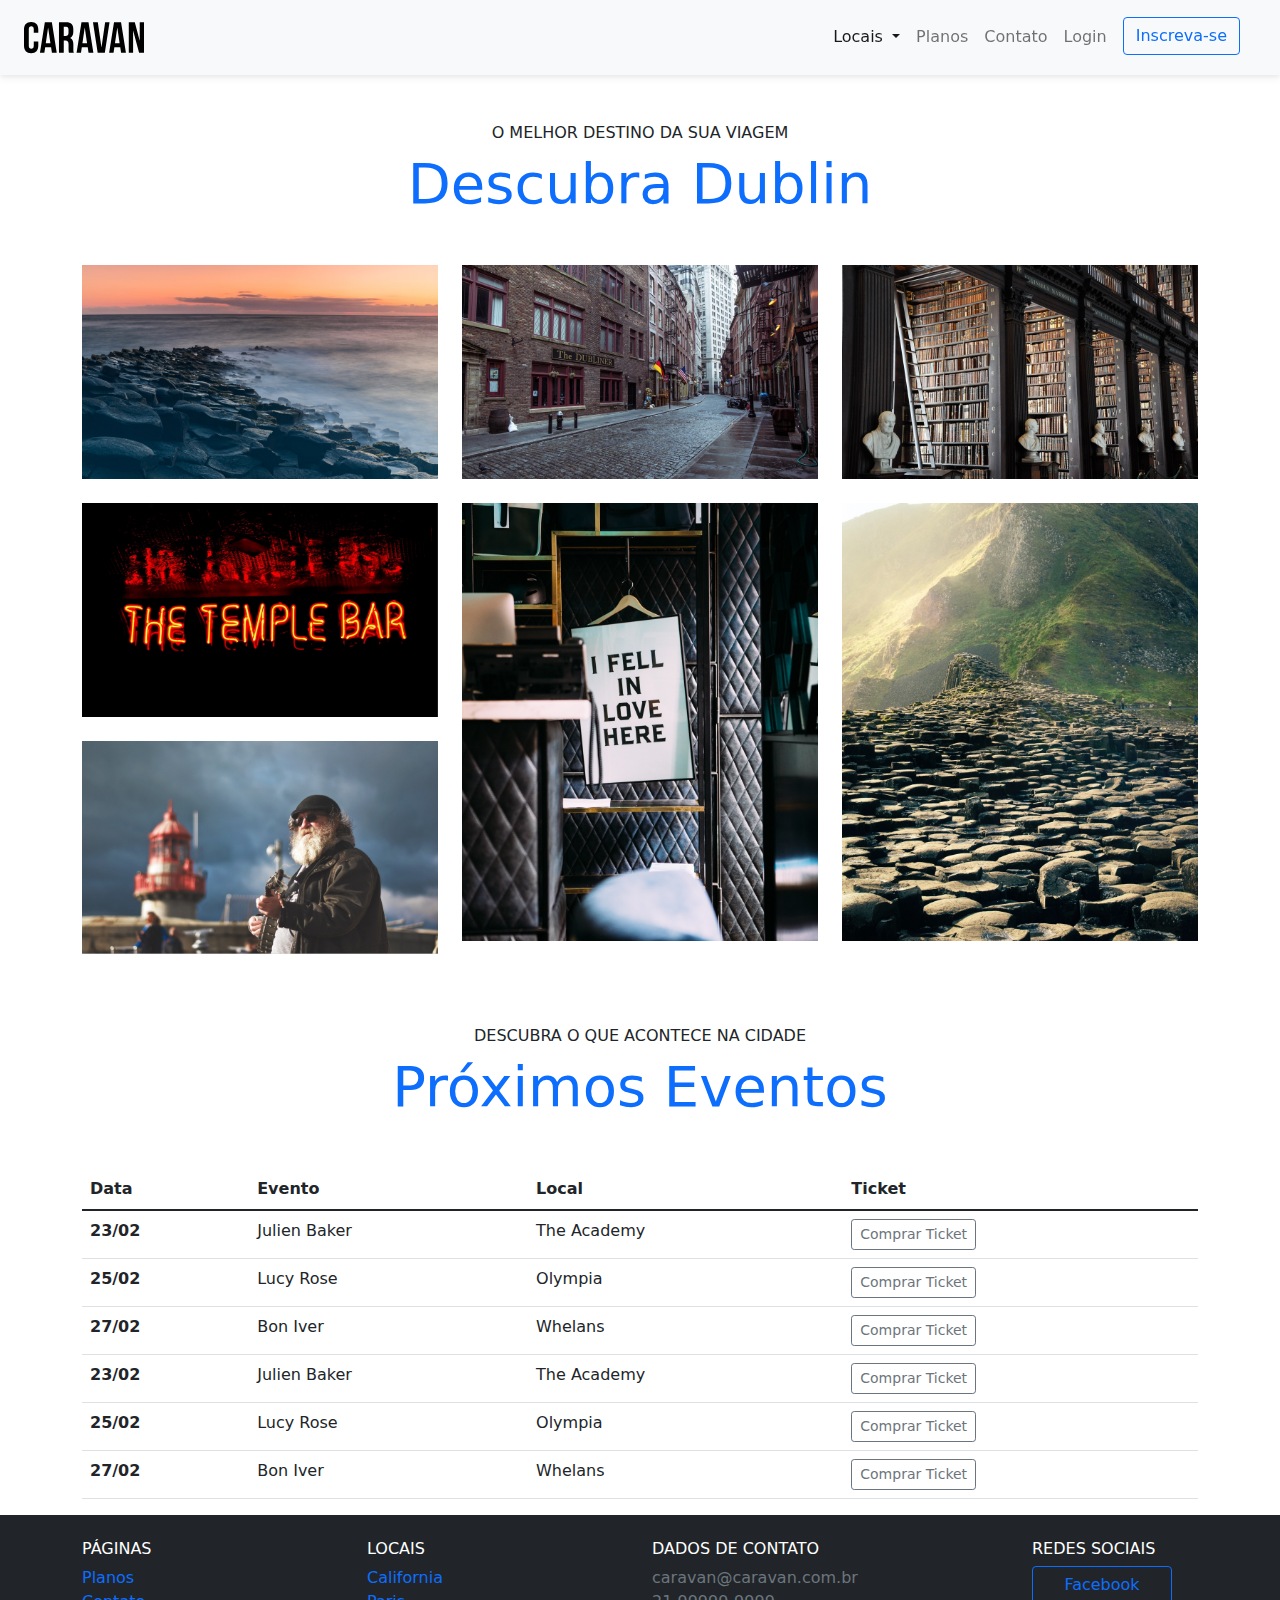
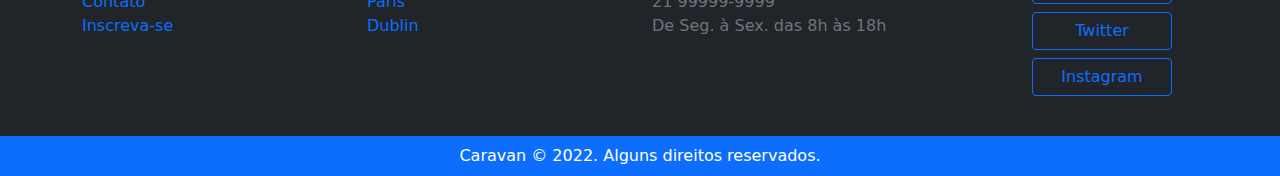
<file: local.html>
<!DOCTYPE html>
<html>
  <head>
    <title>Caravan - Local</title>

    <meta charset="utf-8" />
    <meta
      name="viewport"
      content="width=device-width, initial-scale=1, shrink-to-fit=no"
    />

    <link rel="stylesheet" href="css/bootstrap.css" />
    <link rel="stylesheet" href="css/style.css" />
  </head>
  <body>

    <!-- MODAL -->

<div class="modal fade" id="modalLogin" tabindex="-1" aria-labelledby="modalLoginTitulo" aria-hidden="true">
  <div class="modal-dialog">
    <div class="modal-content">
      <div class="modal-header">
        <h5 class="modal-title" id="modalLoginTitulo">Entre na Sua Conta</h5>
        <button type="button" class="btn-close" data-bs-dismiss="modal" aria-label="Close"></button>
      </div>
      <div class="modal-body">
        <form>
          <div class="mb-3">
            <label for="loginEmail" class="form-label">Email</label>
            <input type="email" class="form-control" id="loginEmail" >
            
          </div>
          <div class="mb-3">
            <label for="loginPassword" class="form-label">Senha</label>
            <input type="password" class="form-control" id="loginPassword">
          </div>
          
          <button type="submit" class="btn btn-primary">Enviar</button>
        </form>
      </div>
    </div>
  </div>
</div>

<!-- fECHA MODAL -->





    <nav
      class="navbar navbar-expand-md navbar-light bg-light py-3 fixed-top box-shadow p-4 "
    >
        <a class="navbar-brand " href="index.html"
          ><img src="img/caravan.svg" alt="Caravan"
        /></a>
        <button
          class="navbar-toggler"
          type="button"
          data-bs-toggle="collapse"
          data-bs-target="#navbarSupportedContent"
          aria-controls="navbarSupportedContent"
          aria-expanded="false"
          aria-label="Toggle navigation"
        >
          <span class="navbar-toggler-icon"></span>
        </button>
        <div class="collapse navbar-collapse justify-content-end" id="navbarSupportedContent">
          <ul class="navbar-nav  me-2">

            <li class="nav-item dropdown">
              <a
                class="nav-link dropdown-toggle active"
                href="#"
                id="navbarDropdown"
                role="button"
                data-bs-toggle="dropdown"
                aria-expanded="false"
              >
                Locais
              </a>
              <ul class="dropdown-menu" aria-labelledby="navbarDropdown">
                <li><a class="dropdown-item" href="local.html">Dublin</a></li>
                <li><a class="dropdown-item" href="local.html">California</a></li>
                <li>
                  <a class="dropdown-item" href="local.html">Paris</a>
                </li>
              </ul>
            </li>
            <li class="nav-item">
              <a class="nav-link" href="plano.html">Planos</a>
            </li>
            <li class="nav-item">
              <a class="nav-link" href="contato.html">Contato</a>
            </li>
            <li class="nav-item">
              <a class="nav-link" data-bs-toggle="modal" data-bs-target="#modalLogin" href="#">Login</a>
            </li>

            <li class="nav-item px-md-2 px-0">
              <a class="btn btn-outline-primary ml-md-2 "   href="inscricao.html"
                >Inscreva-se</a
              >
            </li>

          </ul>
        </div>
      </div>
    </nav>
    

    <section class="container ">
      
        <div class="my-5 text-center">
          <span class="h6 d-block">O MELHOR DESTINO DA SUA VIAGEM</span>
          <h1 class="display-4 text-primary">Descubra Dublin</h1>
        </div>

        <div class="row">
          <div class="col-md">
            <img class= "img-fluid mb-4" src="./img/local/foto-1.jpg" alt="">
            <img class= "img-fluid mb-4" src="./img/local/foto-2.jpg" alt="">
            <img class= "img-fluid mb-4" src="./img/local/foto-3.jpg" alt="">
          </div>
          <div class="col-md">
            <img class="img-fluid mb-4" src="./img/local/foto-4.jpg" alt="">
            <img class="img-fluid mb-4" src="./img/local/foto-5.jpg" alt="">
          </div>
          <div class="col-md">
            <img class="img-fluid mb-4" src="./img/local/foto-6.jpg" alt="">
            <img class="img-fluid mb-4" src="./img/local/foto-7.jpg" alt="">
          </div>

         
            
          </div>
        </div>

        <section class="container">
          <div class="my-5 text-center">
            <span class="h6 d-block">DESCUBRA O QUE ACONTECE NA CIDADE</span>
            <h1 class="display-4 text-primary">Próximos Eventos</h1>
          </div>
    
        </section>

        <table class="table table-hover table-responsive">
          <thead>
            <tr>
              <th scope="col">Data</th>
              <th scope="col">Evento</th>
              <th scope="col">Local</th>
              <th scope="col">Ticket</th>
            </tr>
          </thead>
          <tbody>
            <tr>
              <th scope="row">23/02</th>
              <td>Julien Baker</td>
              <td>The Academy</td>
              <td><a href="" class="btn btn-outline-secondary btn-sm">Comprar Ticket</a></td>
            </tr>
            <tr>
              <th scope="row">25/02</th>
              <td>Lucy Rose</td>
              <td>Olympia</td>
              <td><a href="" class="btn btn-outline-secondary btn-sm">Comprar Ticket</a></td>
            </tr>
            <tr>
              <th>27/02</th>
              <td>Bon Iver</td>
              <td>Whelans</td>
              <td><a href="" class="btn btn-outline-secondary btn-sm">Comprar Ticket</a></td>
            </tr>
            <tr>
              <th scope="row">23/02</th>
              <td>Julien Baker</td>
              <td>The Academy</td>
              <td><a href="" class="btn btn-outline-secondary btn-sm">Comprar Ticket</a></td>
            </tr>
            <tr>
              <th scope="row">25/02</th>
              <td>Lucy Rose</td>
              <td>Olympia</td>
              <td><a href="" class="btn btn-outline-secondary btn-sm">Comprar Ticket</a></td>
            </tr>
            <tr>
              <th>27/02</th>
              <td>Bon Iver</td>
              <td>Whelans</td>
              <td><a href="" class="btn btn-outline-secondary btn-sm">Comprar Ticket</a></td>
            </tr>
          </tbody>
        </table>




    </section>



  













    <footer class="bg-dark">
      <div class="container py-4">
        <div class="row">
          <div class="col-md-3 col-6">
            <h4 class="h6 text-white">PÁGINAS</h4>
            <ul class="list-unstyled">
              <li><a class= "a-unlined"href="planos.html">Planos</a></li>
              <li><a class= "a-unlined"href="contato.html">Contato</a></li>
              <li><a class= "a-unlined"href="inscricao.html">Inscreva-se</a></li>
            </ul>
          </div>
          <div class="col-md-3 col-6">
            <h4 class="h6 text-white">LOCAIS</h4>
            <ul class="list-unstyled">
              <li><a class= "a-unlined"href="local.html">California</a></li>
              <li><a class= "a-unlined"href="local.html">Paris</a></li>
              <li><a class= "a-unlined"href="local.html">Dublin</a></li>
            </ul>          
          </div>

          <div class="col-md-4 col-6">
            <h4 class="h6 text-white">DADOS DE CONTATO</h4>
            <ul class="list-unstyled text-secondary">
              <li>caravan@caravan.com.br</li>
              <li> 21 99999-9999</li>
              <li>De Seg. à Sex. das 8h às 18h</li>
            </ul>
          </div>


          <div class="col-md-2 col-6"> 
            <h4 class="h6 text-white">REDES SOCIAIS</h4>
            <ul class="list-unstyled">
              <li><a class=" btn btn-outline-primary mb-2 button-max-width d-block" href="">Facebook</a></li>
              <li><a class=" btn btn-outline-primary mb-2 button-max-width d-block" href="">Twitter</a></li>
              <li><a class=" btn btn-outline-primary mb-2 button-max-width d-block" href="">Instagram</a></li>

            </ul>
             </div>
        </div>
      </div>
    </footer>
    <div class="bg-primary text-center text-white py-2">
      <p class="mb-0">Caravan © 2022. Alguns direitos reservados. </p>

    </div>










    <script type="text/javascript" src="js/jquery-3.2.1.slim.min.js"></script>
    <script type="text/javascript" src="js/popper.min.js"></script>
    <script type="text/javascript" src="js/bootstrap.js"></script>
    <script type="text/javascript" src="js/app.js"></script>
  </body>
</html>
</file>
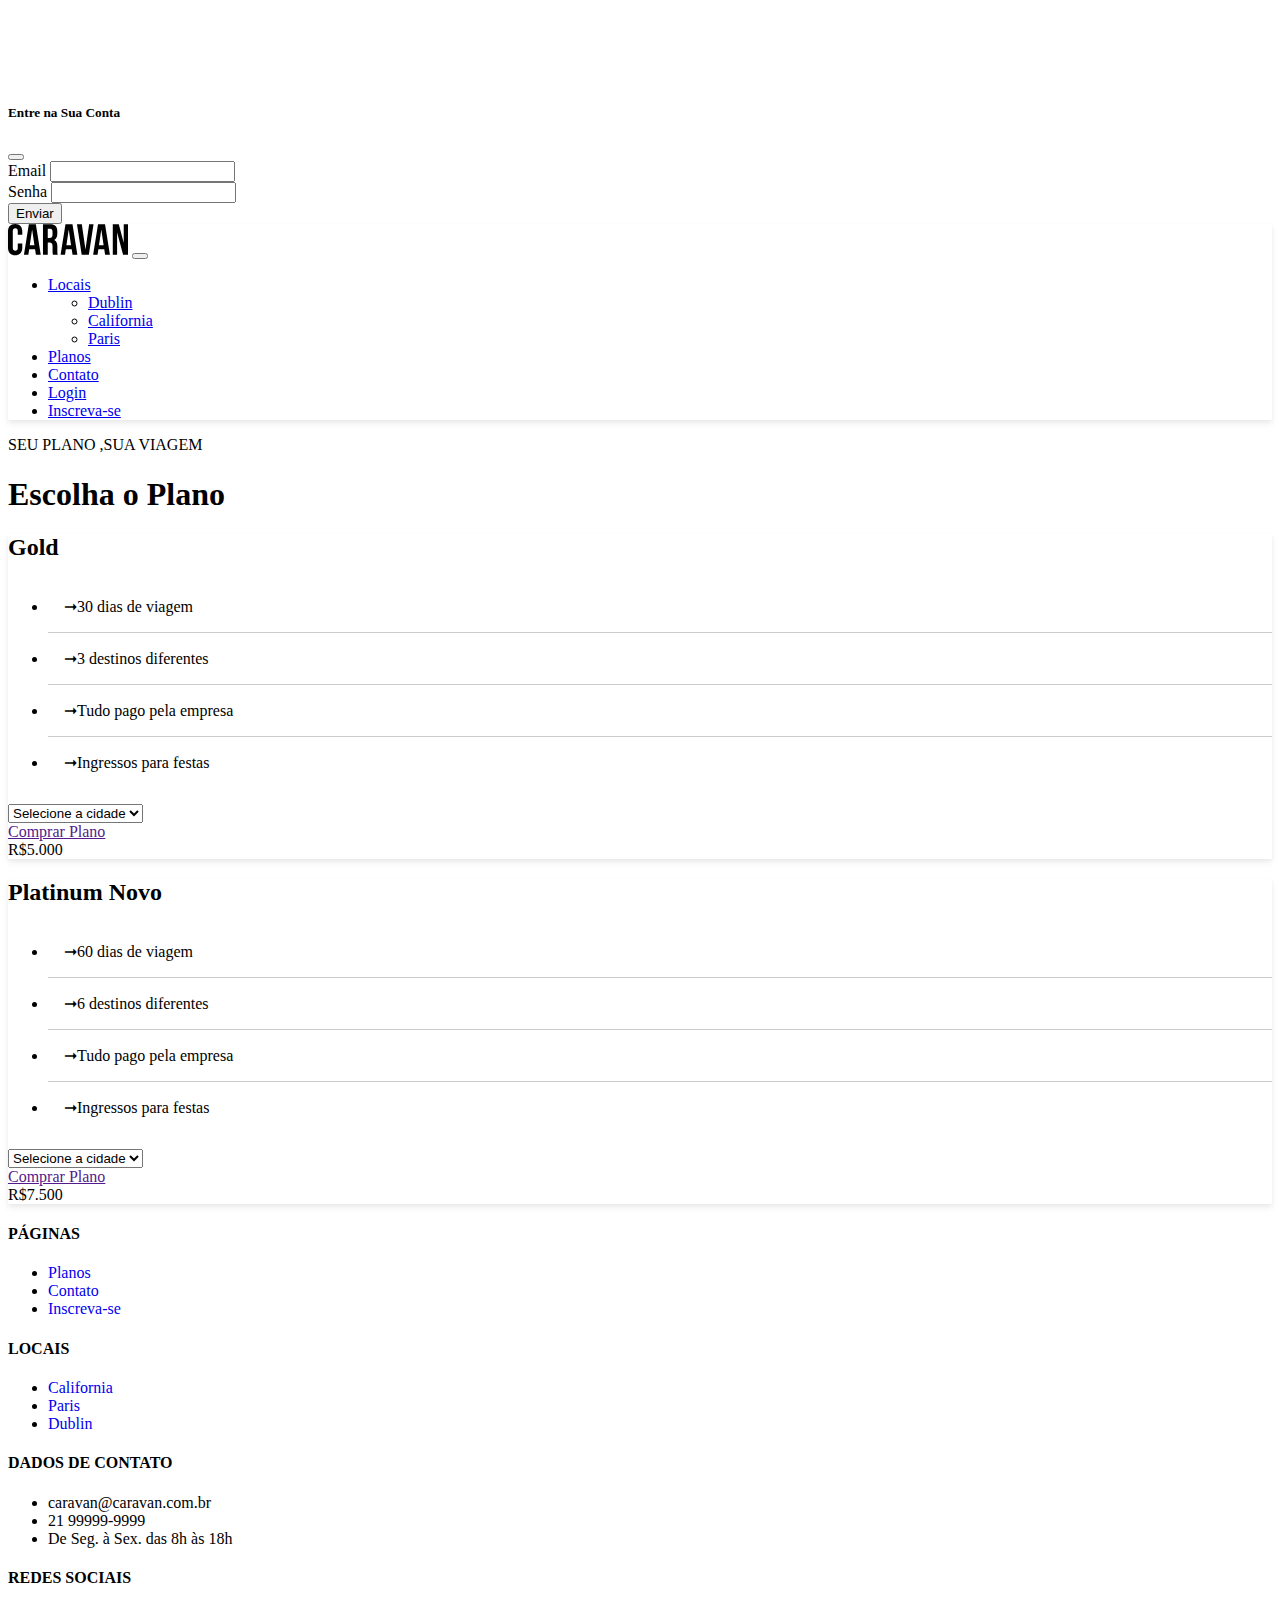
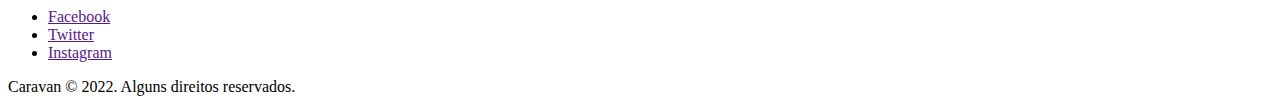
<file: plano.html>
<!DOCTYPE html>
<html>
  <head>
    <title>Caravan - Planos</title>

    <meta charset="utf-8" />
    <meta
      name="viewport"
      content="width=device-width, initial-scale=1, shrink-to-fit=no"
    />

    <link href="https://cdn.jsdelivr.net/npm/bootstrap@5.0.2/dist/css/bootstrap.min.css" rel="stylesheet" integrity="sha384-EVSTQN3/azprG1Anm3QDgpJLIm9Nao0Yz1ztcQTwFspd3yD65VohhpuuCOmLASjC" crossorigin="anonymous">
    <link rel="stylesheet" href="css/style.css" />
  </head>
  <body>

    <!-- MODAL -->

<div class="modal fade" id="modalLogin" tabindex="-1" aria-labelledby="modalLoginTitulo" aria-hidden="true">
  <div class="modal-dialog">
    <div class="modal-content">
      <div class="modal-header">
        <h5 class="modal-title" id="modalLoginTitulo">Entre na Sua Conta</h5>
        <button type="button" class="btn-close" data-bs-dismiss="modal" aria-label="Close"></button>
      </div>
      <div class="modal-body">
        <form>
          <div class="mb-3">
            <label for="loginEmail" class="form-label">Email</label>
            <input type="email" class="form-control" id="loginEmail" >
            
          </div>
          <div class="mb-3">
            <label for="loginPassword" class="form-label">Senha</label>
            <input type="password" class="form-control" id="loginPassword">
          </div>
          
          <button type="submit" class="btn btn-primary">Enviar</button>
        </form>
      </div>
    </div>
  </div>
</div>

<!-- fECHA MODAL -->





    <nav
      class="navbar navbar-expand-md navbar-light bg-light py-3 fixed-top box-shadow p-4 "
    >
        <a class="navbar-brand " href="index.html"
          ><img src="img/caravan.svg" alt="Caravan"
        /></a>
        <button
          class="navbar-toggler"
          type="button"
          data-bs-toggle="collapse"
          data-bs-target="#navbarSupportedContent"
          aria-controls="navbarSupportedContent"
          aria-expanded="false"
          aria-label="Toggle navigation"
        >
          <span class="navbar-toggler-icon"></span>
        </button>
        <div class="collapse navbar-collapse justify-content-end" id="navbarSupportedContent">
          <ul class="navbar-nav  me-2">

            <li class="nav-item dropdown">
              <a
                class="nav-link dropdown-toggle"
                href="#"
                id="navbarDropdown"
                role="button"
                data-bs-toggle="dropdown"
                aria-expanded="false"
              >
                Locais
              </a>
              <ul class="dropdown-menu" aria-labelledby="navbarDropdown">
                <li><a class="dropdown-item" href="local.html ">Dublin</a></li>
                <li><a class="dropdown-item" href="local.html">California</a></li>
                <li>
                  <a class="dropdown-item" href="local.html">Paris</a>
                </li>
              </ul>
            </li>
            <li class="nav-item">
              <a class="nav-link active" href="plano.html">Planos</a>
            </li>
            <li class="nav-item">
              <a class="nav-link" href="contato.html">Contato</a>
            </li>
            <li class="nav-item">
              <a class="nav-link" data-bs-toggle="modal" data-bs-target="#modalLogin" href="#">Login</a>
            </li>

            <li class="nav-item px-md-2 px-0">
              <a class="btn btn-outline-primary ml-md-2 "   href="inscricao.html"
                >Inscreva-se</a
              >
            </li>

          </ul>
        </div>
      </div> 
      
    </nav>
    
    <!-- Fecha navegação -->

    <section class="container ">
      
        <div class="my-5 text-center">
          <span class="h6 d-block">SEU PLANO ,SUA VIAGEM</span>
          <h1 class="display-4 text-primary">Escolha o Plano</h1>
        </div>
        
        <div class="row mb-5">
          <div class="col-md mb-5">
            <div class="bg-light rounded p-4 box-shadow"> 
              <h2> <span data-bs-placement="right" data-bs-toggle="tooltip" title="Limitado">Gold</span></h2>
              <ul class="lista-plano list-unstyled">
                <li>➞30 dias de viagem</li>
                <li>➞3 destinos diferentes</li>
                <li>➞Tudo pago pela empresa</li>
                <li>➞Ingressos para festas</li>
              </ul>

              <form action="">
                <select class="form-select bg-light mb-4" id="inputCidades">
                  <option selected>Selecione a cidade</option>
                  <option value="1">Dublin</option>
                  <option value="2">California</option>
                  <option value="3">Paris</option>
                </select>
              </form>

              <div class="row align-items-center ">
                <div class="col">
                  <a href="" class="btn btn-primary btn-lg btn-block">Comprar Plano</a>
                  
                </div>

                <div class="col">
                  <span class="h4">R$5.000 </span>
                </div>
              </div>
            </div>
          </div>

          <div class="col">
              <div class="col-md mb-5">
                <div class="bg-light rounded p-4 box-shadow">
                  <h2>Platinum <span class="badge bg-success">Novo</span></h2>

                  <ul class="lista-plano list-unstyled">
                    <li>➞60 dias de viagem</li>
                    <li>➞6 destinos diferentes</li>
                    <li>➞Tudo pago pela empresa</li>
                    <li>➞Ingressos para festas</li>
                  </ul>
    
                  <form action="">
                    <select class="form-select bg-light mb-4" id="inputCidades2">
                      <option selected>Selecione a cidade</option>
                      <option value="1">Dublin</option>
                      <option value="2">California</option>
                      <option value="3">Paris</option>
                    </select>
                  </form>
    
                  <div class="row align-items-center ">
                    <div class="col">
                      <a href="" class="btn btn-primary btn-lg btn-block">Comprar Plano</a>
                    </div>
                    <div class="col">
                      <span class="h4">R$7.500 </span>
                    </div>
                  </div>
                </div>
              </div>
            
          </div>
        </div>

    </section>
   <!-- footer -->

    <footer class="bg-dark">
      <div class="container py-4">
        <div class="row">
          <div class="col-md-3 col-6">
            <h4 class="h6 text-white">PÁGINAS</h4>
            <ul class="list-unstyled">
              <li><a class= "a-unlined"href="planos.html">Planos</a></li>
              <li><a class= "a-unlined"href="contato.html">Contato</a></li>
              <li><a class= "a-unlined"href="inscricao.html">Inscreva-se</a></li>
            </ul>
          </div>
          <div class="col-md-3 col-6">
            <h4 class="h6 text-white">LOCAIS</h4>
            <ul class="list-unstyled">
              <li><a class= "a-unlined"href="local.html">California</a></li>
              <li><a class= "a-unlined"href="local.html">Paris</a></li>
              <li><a class= "a-unlined"href="local.html">Dublin</a></li>
            </ul>          
          </div>

          <div class="col-md-4 col-6">
            <h4 class="h6 text-white">DADOS DE CONTATO</h4>
            <ul class="list-unstyled text-secondary">
              <li>caravan@caravan.com.br</li>
              <li> 21 99999-9999</li>
              <li>De Seg. à Sex. das 8h às 18h</li>
            </ul>
          </div>


          <div class="col-md-2 col-6"> 
            <h4 class="h6 text-white">REDES SOCIAIS</h4>
            <ul class="list-unstyled">
              <li><a class=" btn btn-outline-primary mb-2 button-max-width d-block" href="">Facebook</a></li>
              <li><a class=" btn btn-outline-primary mb-2 button-max-width d-block" href="">Twitter</a></li>
              <li><a class=" btn btn-outline-primary mb-2 button-max-width d-block" href="">Instagram</a></li>

            </ul>
             </div>
        </div>
      </div>
    </footer>
    <div class="bg-primary text-center text-white py-2">
      <p class="mb-0">Caravan © 2022. Alguns direitos reservados. </p>
    </div>
    <script type="text/javascript" src="js/jquery-3.2.1.slim.min.js"></script>
    <script src="https://cdn.jsdelivr.net/npm/bootstrap@5.0.2/dist/js/bootstrap.bundle.min.js" integrity="sha384-MrcW6ZMFYlzcLA8Nl+NtUVF0sA7MsXsP1UyJoMp4YLEuNSfAP+JcXn/tWtIaxVXM" crossorigin="anonymous"></script>
    <script type="text/javascript" src="js/app.js"></script>
  </body>
</html>
</file>
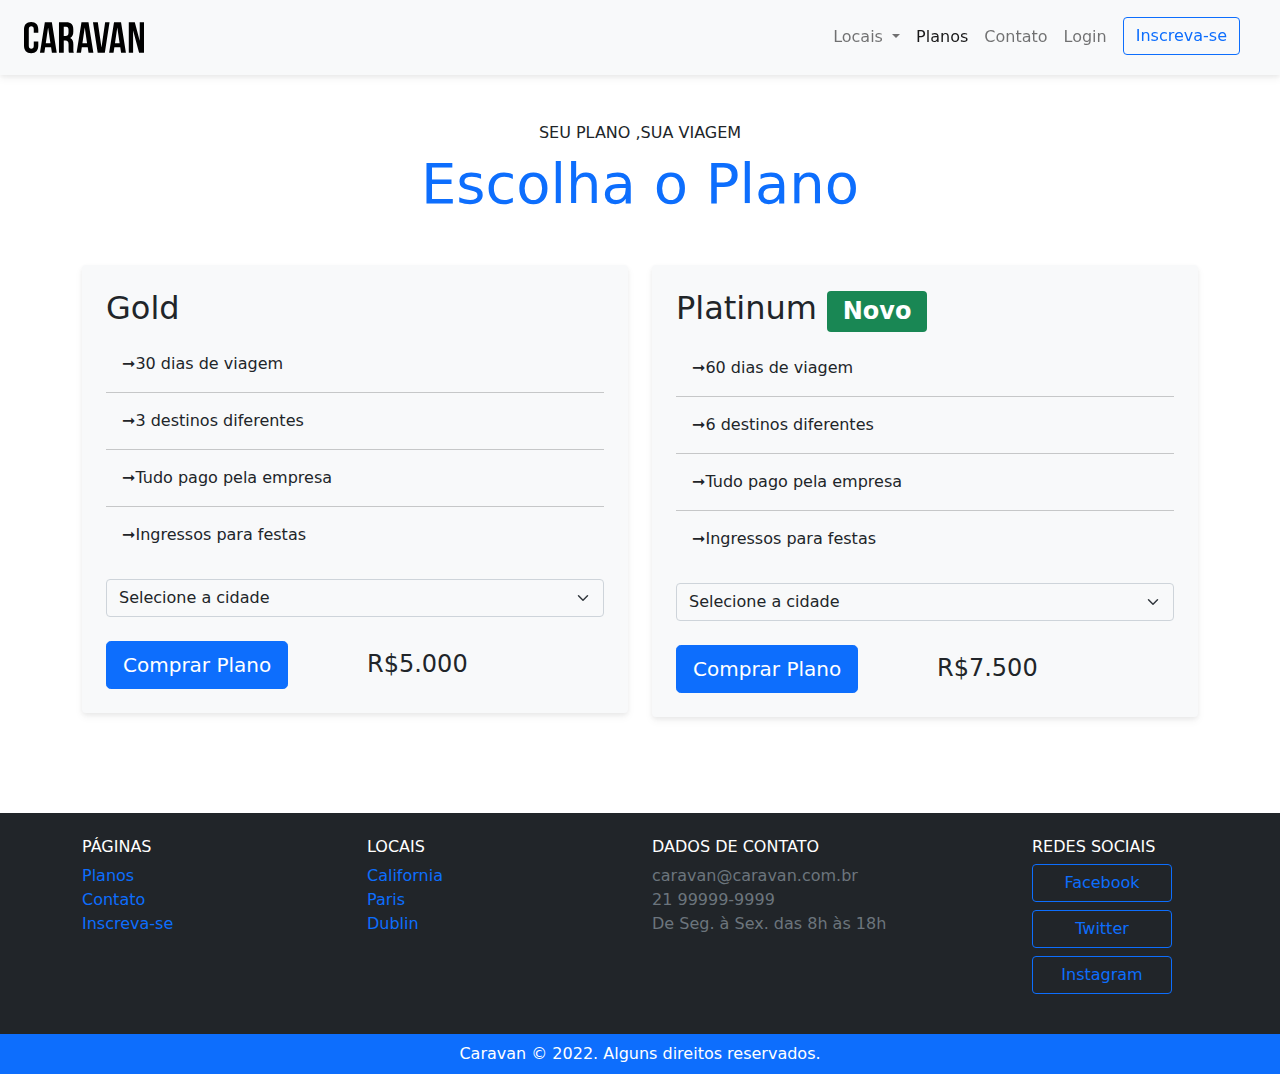
<file: preco.html>
<!DOCTYPE html>
<html>
  <head>
    <title>Caravan - Local</title>

    <meta charset="utf-8" />
    <meta
      name="viewport"
      content="width=device-width, initial-scale=1, shrink-to-fit=no"
    />

    <link rel="stylesheet" href="css/bootstrap.css" />
    <link rel="stylesheet" href="css/style.css" />
  </head>
  <body>

    <!-- MODAL -->

<div class="modal fade" id="modalLogin" tabindex="-1" aria-labelledby="modalLoginTitulo" aria-hidden="true">
  <div class="modal-dialog">
    <div class="modal-content">
      <div class="modal-header">
        <h5 class="modal-title" id="modalLoginTitulo">Entre na Sua Conta</h5>
        <button type="button" class="btn-close" data-bs-dismiss="modal" aria-label="Close"></button>
      </div>
      <div class="modal-body">
        <form>
          <div class="mb-3">
            <label for="loginEmail" class="form-label">Email</label>
            <input type="email" class="form-control" id="loginEmail" >
            
          </div>
          <div class="mb-3">
            <label for="loginPassword" class="form-label">Senha</label>
            <input type="password" class="form-control" id="loginPassword">
          </div>
          
          <button type="submit" class="btn btn-primary">Enviar</button>
        </form>
      </div>
    </div>
  </div>
</div>

<!-- fECHA MODAL -->





    <nav
      class="navbar navbar-expand-md navbar-light bg-light py-3 fixed-top box-shadow p-4 "
    >
        <a class="navbar-brand " href="#"
          ><img src="img/caravan.svg" alt="Caravan"
        /></a>
        <button
          class="navbar-toggler"
          type="button"
          data-bs-toggle="collapse"
          data-bs-target="#navbarSupportedContent"
          aria-controls="navbarSupportedContent"
          aria-expanded="false"
          aria-label="Toggle navigation"
        >
          <span class="navbar-toggler-icon"></span>
        </button>
        <div class="collapse navbar-collapse justify-content-end" id="navbarSupportedContent">
          <ul class="navbar-nav  me-2">

            <li class="nav-item dropdown">
              <a
                class="nav-link dropdown-toggle"
                href="#"
                id="navbarDropdown"
                role="button"
                data-bs-toggle="dropdown"
                aria-expanded="false"
              >
                Locais
              </a>
              <ul class="dropdown-menu" aria-labelledby="navbarDropdown">
                <li><a class="dropdown-item" href="#">Dublin</a></li>
                <li><a class="dropdown-item" href="#">California</a></li>
                <li>
                  <a class="dropdown-item" href="#">Paris</a>
                </li>
              </ul>
            </li>
            <li class="nav-item">
              <a class="nav-link active" href="#">Planos</a>
            </li>
            <li class="nav-item">
              <a class="nav-link" href="#">Contato</a>
            </li>
            <li class="nav-item">
              <a class="nav-link" data-bs-toggle="modal" data-bs-target="#modalLogin" href="#">Login</a>
            </li>

            <li class="nav-item px-md-2 px-0">
              <a class="btn btn-outline-primary ml-md-2 "   href="inscricao.html"
                >Inscreva-se</a
              >
            </li>

          </ul>
        </div>
      </div>
    </nav>
    
    <!-- Fecha navegação -->

    <section class="container ">
      
        <div class="my-5 text-center">
          <span class="h6 d-block">SEU PLANO ,SUA VIAGEM</span>
          <h1 class="display-4 text-primary">Escolha o Plano</h1>
        </div>
        <div class="row mb-5">
          <div class="col-md mb-5">
            <div class="bg-light rounded p-4 box-shadow">
              <h2>Gold</h2>
              <ul class="lista-plano list-unstyled">
                <li>➞30 dias de viagem</li>
                <li>➞3 destinos diferentes</li>
                <li>➞Tudo pago pela empresa</li>
                <li>➞Ingressos para festas</li>
              </ul>

              <form action="">
                <select class="form-select bg-light mb-4" id="inputCidades">
                  <option selected>Selecione a cidade</option>
                  <option value="1">Dublin</option>
                  <option value="2">California</option>
                  <option value="3">Paris</option>
                </select>
              </form>

              <div class="row align-items-center ">
                <div class="col">
                  <a href="" class="btn btn-primary btn-lg btn-block">Comprar Plano</a>
                  
                </div>

                <div class="col">
                  <span class="h4">R$5.000 </span>
                </div>
              </div>
            </div>
          </div>

          <div class="col">
              <div class="col-md mb-5">
                <div class="bg-light rounded p-4 box-shadow">
                  <h2>Platinum <span class="badge bg-success">Novo</span></h2>

                  <ul class="lista-plano list-unstyled">
                    <li>➞60 dias de viagem</li>
                    <li>➞6 destinos diferentes</li>
                    <li>➞Tudo pago pela empresa</li>
                    <li>➞Ingressos para festas</li>
                  </ul>
    
                  <form action="">
                    <select class="form-select bg-light mb-4" id="inputCidades">
                      <option selected>Selecione a cidade</option>
                      <option value="1">Dublin</option>
                      <option value="2">California</option>
                      <option value="3">Paris</option>
                    </select>
                  </form>
    
                  <div class="row align-items-center ">
                    <div class="col">
                      <a href="" class="btn btn-primary btn-lg btn-block">Comprar Plano</a>
                    </div>
                    <div class="col">
                      <span class="h4">R$7.500 </span>
                    </div>
                  </div>
                </div>
              </div>
            
          </div>
        </div>

    </section>
   <!-- footer -->

    <footer class="bg-dark">
      <div class="container py-4">
        <div class="row">
          <div class="col-md-3 col-6">
            <h4 class="h6 text-white">PÁGINAS</h4>
            <ul class="list-unstyled">
              <li><a class= "a-unlined"href="planos.html">Planos</a></li>
              <li><a class= "a-unlined"href="contato.html">Contato</a></li>
              <li><a class= "a-unlined"href="inscricao.html">Inscreva-se</a></li>
            </ul>
          </div>
          <div class="col-md-3 col-6">
            <h4 class="h6 text-white">LOCAIS</h4>
            <ul class="list-unstyled">
              <li><a class= "a-unlined"href="local.html">California</a></li>
              <li><a class= "a-unlined"href="local.html">Paris</a></li>
              <li><a class= "a-unlined"href="local.html">Dublin</a></li>
            </ul>          
          </div>

          <div class="col-md-4 col-6">
            <h4 class="h6 text-white">DADOS DE CONTATO</h4>
            <ul class="list-unstyled text-secondary">
              <li>caravan@caravan.com.br</li>
              <li> 21 99999-9999</li>
              <li>De Seg. à Sex. das 8h às 18h</li>
            </ul>
          </div>


          <div class="col-md-2 col-6"> 
            <h4 class="h6 text-white">REDES SOCIAIS</h4>
            <ul class="list-unstyled">
              <li><a class=" btn btn-outline-primary mb-2 button-max-width d-block" href="">Facebook</a></li>
              <li><a class=" btn btn-outline-primary mb-2 button-max-width d-block" href="">Twitter</a></li>
              <li><a class=" btn btn-outline-primary mb-2 button-max-width d-block" href="">Instagram</a></li>

            </ul>
             </div>
        </div>
      </div>
    </footer>
    <div class="bg-primary text-center text-white py-2">
      <p class="mb-0">Caravan © 2022. Alguns direitos reservados. </p>
    </div>
    <script type="text/javascript" src="js/jquery-3.2.1.slim.min.js"></script>
    <script type="text/javascript" src="js/popper.min.js"></script>
    <script type="text/javascript" src="js/bootstrap.js"></script>
    <script type="text/javascript" src="js/app.js"></script>
  </body>
</html>
</file>
<file: css/style.css>
body {
  padding-top: 75px;
}

.box-shadow {
  box-shadow: 0 2px 4px 0 rgba(0, 0, 0, 0.05), 0 4px 8px 0 rgba(0, 0, 0, 0.05);
}

.form-ajust {
  max-width: 500px;
}

.height-icon {
  height: 100px;
}

#home-quote {
  background: url('../img/bg-quote.jpg') center center;
  background-size: cover;
}
.a-unlined {
  text-decoration-line: none;
}

.button-max-width {
  max-width: 140px;
}
@media (max-width: 767px) {
  #home-quote .display-4 {
    font-size: 2.5rem;
  }
  body {
    padding: 0px;
  }
  .fixed-top {
    position: relative;
  }
}

.lista-plano li {
  padding: 1rem;
}
.lista-plano li + li {
  border-top: 1px solid rgba(0, 0, 0, 0.2);
}
</file>
